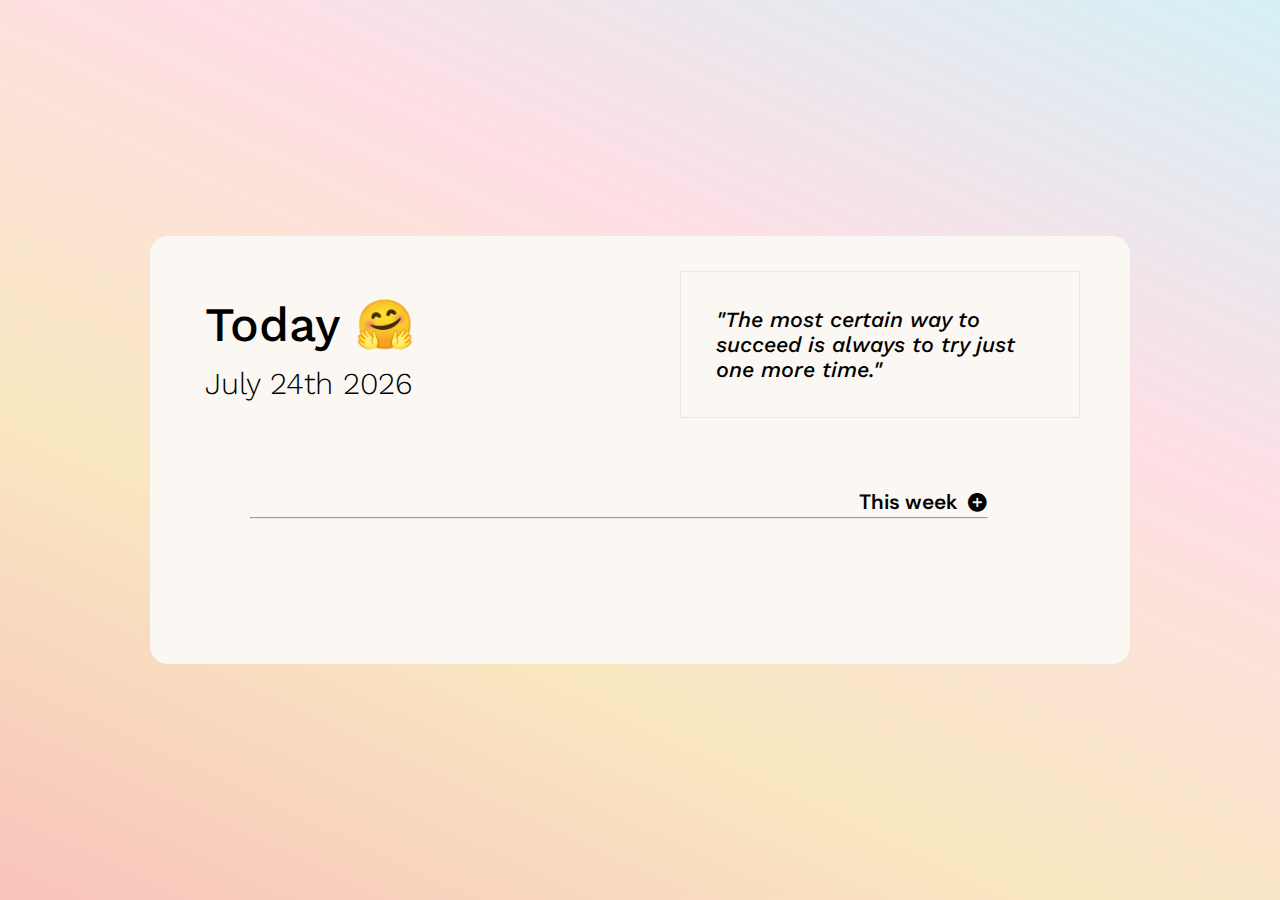
<file: projectManager/index.html>
<!DOCTYPE html>
<html lang="en">
  <head>
    <meta charset="UTF-8" />
    <meta name="viewport" content="width=device-width, initial-scale=1.0" />
    <link rel="stylesheet" href="style.css" />
    <link
      href="https://unpkg.com/boxicons@2.1.4/css/boxicons.min.css"
      rel="stylesheet"
    />
    <link rel="shortcut icon" href="pencil.png" type="image/x-icon" />
    <title>project manager | frailuie</title>
  </head>
  <body>
    <div class="container">
      <div class="modal" id="taskModal">
        <div class="modalContent">
          <span id="close">×</span>
          <h3 id="modalText">add a task 🖊️</h3>

          <div class="formBoxes">
            <input
              required
              type="text"
              id="userInputTask"
              placeholder="enter task here"
              autocomplete="off"
            />

            <input type="date" name="dueDate" id="dueDate" />

            <select required name="emojis" id="emojis">
              <option value="📓" data-type="Study">📓</option>
              <option value="🎮" data-type="Game">🎮</option>
              <option value="🎨" data-type="Art">🎨</option>
              <option value="📂" data-type="Project">📂</option>
              <option value="👩‍💻" data-type="Practice" selected>👩‍💻</option>
            </select>

            <button id="saveTask"><i class="bx bx-list-plus"></i></button>
            <br />
            <hr />
            <h3 id="subModalText">add a sub task 👍</h3>
          </div>

          <div class="subFormBoxes">
            <input
              required
              type="text"
              id="userInputSubTask"
              placeholder="enter task here"
              autocomplete="off"
            />

            <button id="saveSubTask"><i class="bx bx-list-plus"></i></button>
          </div>
        </div>
      </div>

      <div class="header">
        <div class="dateBox">
          <h4>Today ☀️</h4>
          <h3 id="dateText">Random Date Here</h3>
        </div>
        <div class="quoteBox">
          <h3>"Whether you think you can or think you can’t, you’re right."</h3>
        </div>
      </div>

      <div class="projectContainer">
        <div class="weekTitle">
          <h5>This week</h5>
          <button id="addTask"><i class="bx bxs-plus-circle"></i></button>
        </div>
        <hr />

        <div class="toDoTask">
          <ul id="mainTaskList"></ul>
        </div>
      </div>
    </div>
    <script src="script.js"></script>
  </body>
</html>
</file>
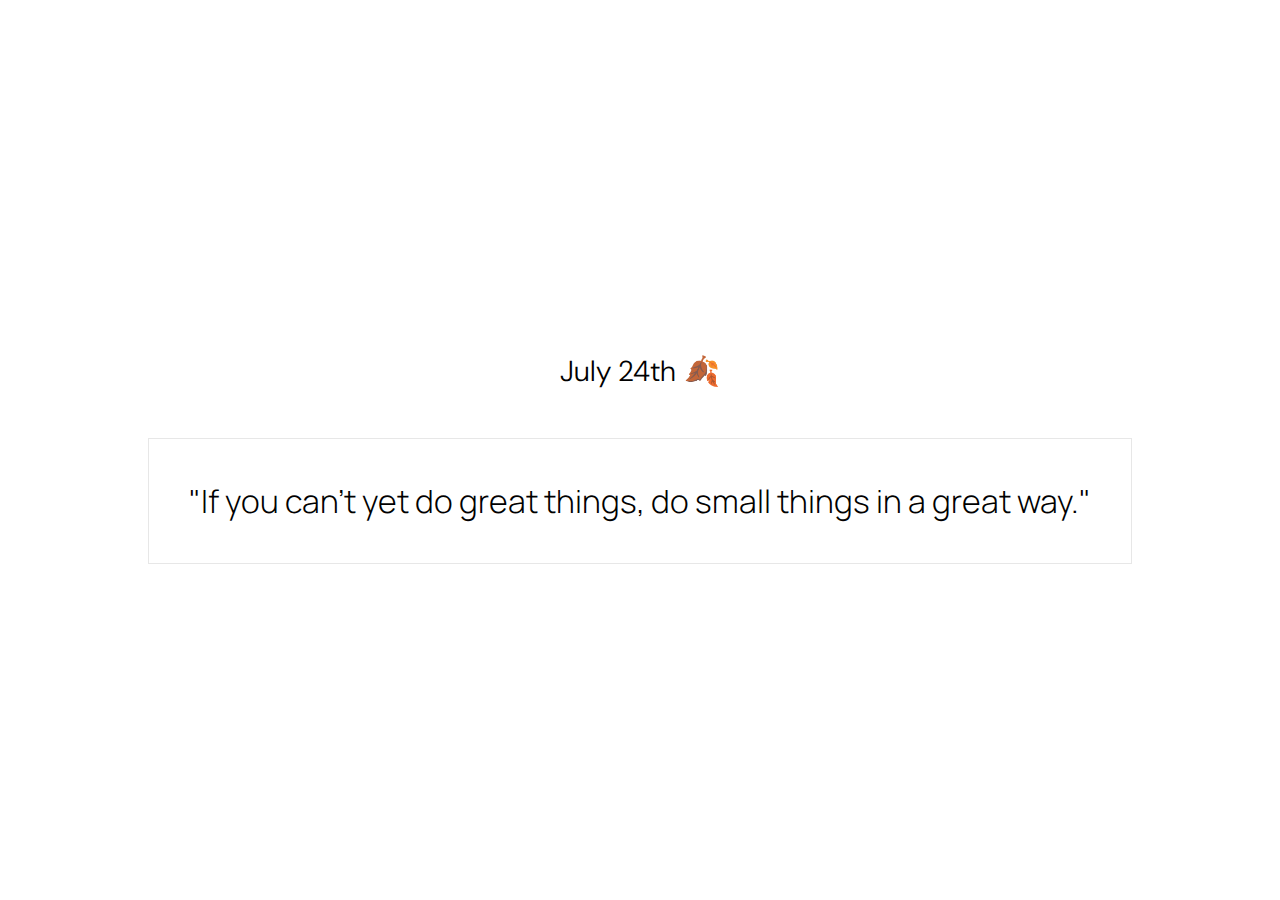
<file: projectManager/notionWidget-2/index.html>
<!DOCTYPE html>
<html lang="en">
  <head>
    <meta charset="UTF-8" />
    <meta name="viewport" content="width=device-width, initial-scale=1.0" />
    <title>my quotes page for notion | frailuie</title>
    <style>
      @import url("https://fonts.googleapis.com/css2?family=DM+Sans:ital,opsz,wght@0,9..40,100..1000;1,9..40,100..1000&family=Manrope:wght@200..800&family=Work+Sans:ital,wght@0,100..900;1,100..900&display=swap"); /* "DM Sans" & "Work Sans" & "Manrope" */

      * {
        margin: 0;
        padding: 0;
        box-sizing: border-box;
      }

      body {
        display: flex;
        min-height: 100vh;
        max-height: fit-content;
        align-items: center;
        justify-content: center;
        overflow: hidden;
        font-family: "DM Sans", sans-serif;
        background-color: #ffff;
      }

      .container {
        display: flex;
        flex-direction: column;
        align-items: center;
        justify-content: center;
        padding: 2rem;
        background-color: #ffff;
        border-radius: 1rem;
        width: fit-content;
        height: fit-content;
      }

      .dateBox {
        padding: 2rem;
        display: flex;
        font-size: 1.8rem;
        flex-direction: row;
        gap: 0.5rem;
      }

      #dateText {
        font-family: "DM Sans", sans-serif;
        font-size: 1.8rem;
        font-weight: 300;
      }

      .emojiText {
        font-family: "Manrope", sans-serif;
      }

      #quote {
        font-family: "Manrope", sans-serif;
        font-size: 2rem;
        padding: 2.5rem;
        margin: 1rem;
        border: solid 1px rgba(87, 87, 87, 0.142);
        font-weight: 300;
      }
    </style>
  </head>
  <body>
    <div class="container">
      <div class="dateBox">
        <h3 id="dateText">Date here</h3>
        <p id="emojiText">Emoji here</p>
      </div>
      <div class="quoteBox"><p id="quote">Quote here</p></div>
    </div>
    <script>
      // text elements
      const dateText = document.getElementById("dateText");
      const emojiText = document.getElementById("emojiText");
      const quote = document.getElementById("quote");

      // update date
      let date = new Date();

      // format the date using strings
      function formatDay(date) {
        let month = date.getMonth() + 1;
        let monthName = "";
        switch (month) {
          case 1:
            monthName = "January";
            break;
          case 2:
            monthName = "February";
            break;
          case 3:
            monthName = "March";
            break;
          case 4:
            monthName = "April";
            break;
          case 5:
            monthName = "May";
            break;
          case 6:
            monthName = "June";
            break;
          case 7:
            monthName = "July";
            break;
          case 8:
            monthName = "August";
            break;
          case 9:
            monthName = "September";
            break;
          case 10:
            monthName = "October";
            break;
          case 11:
            monthName = "November";
            break;
          case 12:
            monthName = "December";
            break;
          default:
            throw new Error("Invalid month");
        }

        let day = date.getDate();
        let dayNum = "";

        if (day % 10 === 1 && day % 100 !== 11) {
          dayNum = day + "st";
        } else if (day % 10 === 2 && day % 100 !== 12) {
          dayNum = day + "nd";
        } else if (day % 10 === 3 && day % 100 !== 13) {
          dayNum = day + "rd";
        } else {
          dayNum = day + "th";
        }

        return `${monthName} ${dayNum}`;
      }

      // randomize emojis
      function randomEmoji() {
        const randomEmojis = [
          "😊",
          "😎",
          "🤗",
          "😇",
          "🥳",
          "👽",
          "👾",
          "🤖",
          "👍",
          "👋",
          "✍️",
          "✨",
          "🎉",
          "🎀",
          "🎨",
          "🏆",
          "🧪",
          "📂",
          "🍓",
          "🌻",
          "🌼",
          "🌸",
          "🌹",
          "🌷",
          "🌱",
          "🍂",
          "🍃",
          "☁️",
          "⭐",
          "🌟",
          "🔥",
          "⚡",
          "🌈",
          "❤️",
          "🩷",
          "🩵",
          "💜",
          "🧡",
          "💛",
          "💚",
          "💙",
          "🤍",
          "💖",
          "💗",
        ];

        let randomIndex = Math.floor(Math.random() * randomEmojis.length);
        let emoji = randomEmojis[randomIndex];

        emojiText.textContent = `${emoji}`;
      }

      // random quotes
      function randomQuote() {
        const randomQuotes = [
          "You can, you should, and if you’re brave enough to start, you will.",
          "Start where you are. Use what you have. Do what you can.",
          "Your present circumstances don’t determine where you can go; they merely determine where you start.",
          "You don’t have to see the whole staircase. Just take the first step.",
          "We are what we repeatedly do. Excellence, then, is not an act, but a habit.",
          "The only person you should try to be better than, is the person you were yesterday.",
          "It's time to do everything you ever wanted.",
          "If you want something you’ve never had, you must be willing to do something you’ve never done.",
          "Your progress does not always need to be seen or validated.",
          "Every decision you make is a reflection of how much you love yourself.",
          "The most certain way to succeed is always to try just one more time.",
          "To have gotten this far is a gift.",
          "You can do it like it's a great weight on you, or you can do it like it's part of the dance.",
          "You are stronger than you seem, braver than you believe, and smarter than you think.",
          "Success is not final, failure is not fatal: It is the courage to continue that counts.",
          "It does not matter how slowly you go as long as you do not stop.",
          "Don't let yesterday take up too much of today.",
          "Your only limit is your own mind.",
          "Life consists not in holding good cards but in playing those you hold well.",
          "I am not a product of my circumstances. I am a product of my decisions.",
          "If you can't yet do great things, do small things in a great way.",
          "If you can't yet do great things, do small things in a great way.",
          "Never give up on a dream just because of the time it will take to accomplish it. The time will pass anyway.",
          "Instead of worrying about what you cannot control, shift your energy to what you can create.",
          "Your self-worth is determined by you. You don't have to depend on someone telling you who you are.",
          "You are never too old to set another goal or to dream a new dream.",
          "It is during our darkest moments that we must focus to see the light.",
          "Believe you can and you're halfway there.",
          "Just don't give up trying to do what you really want to do. Where there is love and inspiration, I don't think you can go wrong.",
          "All dreams are within reach. All you have to do is keep moving towards them.",
          "Hard things will happen to us. We will recover. We will learn from it. We will grow more resilient because of it.",
          "If you prioritize yourself, you are going to save yourself.",
          "No matter how far away from yourself you may have strayed, there is always a path back. You already know who you are and how to fulfill your destiny.",
          "Many of life's failures are people who did not realize how close they were to success when they gave up.",
          "You do not find the happy life. You make it.",
          "Do what you can, with what you have, where you are.",
          "There is only one way to avoid criticism: do nothing, say nothing, and be nothing.",
          "I have become my own version of an optimist. If I can't make it through one door, I'll go through another door--or I'll make a door.",
          "The most common way people give up their power is by thinking they don't have any.",
          "Creativity is a wild mind and a disciplined eye.",
          "So long as your desire to explore is greater than your desire to not screw up, you’re on the right track.",
          "Procrastination is the thief of time. Collar him.",
          "Optimist: someone who figures that taking a step backward after taking a step forward is not a disaster, it’s more like a cha-cha.",
          "Better to remain silent and be thought a fool than to speak out and remove all doubt.",
          "If you can't fly, run. If you can't run, walk. If you can't walk, crawl, but by all means, keep moving.",
          "Here is the test to find whether your mission on Earth is finished. If you're alive, it isn't.",
          "The only way out is through.",
          "The path forward is often unclear, but clarity comes through action.",
"Every great achievement was once considered impossible by someone.",
"Success isn’t about speed; it’s about persistence.",
"The smallest step in the right direction can end up being the biggest step of your life.",
"What you do today determines the strength you’ll have tomorrow.",
"Your potential is not limited by your circumstances but by your mindset.",
"Rest is not the opposite of progress; it is the foundation for it.",
"Focus on progress, not perfection; growth happens in the doing.",
"Your dreams don’t have deadlines; keep going.",
"Even the longest journey starts with a single, brave step.",
"Your effort today is building the life you’ll thank yourself for tomorrow.",
"You don’t have to be the best; you just have to keep showing up.",
"Growth comes from pushing past the limits you once thought were unbreakable."
        ];

        let randomIndex = Math.floor(Math.random() * randomQuotes.length);
        let todayQuote = randomQuotes[randomIndex];

        quote.textContent = `"${todayQuote}"`;
      }

      // calling functions
      dateText.innerHTML = formatDay(date);
      randomEmoji();
      randomQuote();
    </script>
  </body>
</html>
</file>
<file: projectManager/style.css>
/* my fonts */
@import url("https://fonts.googleapis.com/css2?family=DM+Sans:ital,opsz,wght@0,9..40,100..1000;1,9..40,100..1000&family=Manrope:wght@200..800&family=Work+Sans:ital,wght@0,100..900;1,100..900&display=swap"); /* "DM Sans" & "Work Sans" & "Manrope" */

* {
  margin: 0;
  padding: 0;
  box-sizing: border-box;
}

body {
  display: flex;
  min-height: 100vh;
  max-height: fit-content;
  align-items: center;
  justify-content: center;
  font-family: "DM Sans", sans-serif;
  background-image: linear-gradient(
    385deg,
    rgb(248, 195, 187),
    rgb(249, 232, 193),
    rgb(254, 223, 230),
    rgb(213, 241, 246)
  );
}

/* box containing all elements */
.container {
  position: relative;
  height: fit-content;
  width: 980px;
  background-color: rgb(251, 247, 242);
  padding: 45px 40px;
  transition: 0.45s ease-out;
  border-radius: 18px;
}

/* modal */
.modal,
.subModal {
  position: fixed;
  top: 0;
  right: 0;
  bottom: 0;
  left: 0;
  background-color: rgba(0, 0, 0, 0.168);
  display: none;
  justify-content: center;
  align-items: center;
  z-index: 9;
}

.modalContent {
  background-color: #fefefee8;
  margin: 3% auto;
  padding: 3%;
  border: 1px solid #888;
  width: 60vw;
  position: relative;
}

.modalContent h3 {
  margin-bottom: 5px;
  padding: 5px;
}

#modalText {
  display: flex;
  justify-content: center;
  padding: 15px;
}

/* shake modal */
.shake {
  animation: shake 0.8s cubic-bezier(0.36, 0.07, 0.19, 0.97) both;
}

@keyframes shake {
  0% {
    transform: translate(0, 0);
  }
  10% {
    transform: translate(-5px, 0);
  }
  20% {
    transform: translate(5px, 0);
  }
  30% {
    transform: translate(-5px, 0);
  }
  40% {
    transform: translate(5px, 0);
  }
  50% {
    transform: translate(0, 0);
  }
  60% {
    transform: translate(-5px, 0);
  }
  70% {
    transform: translate(5px, 0);
  }
  80% {
    transform: translate(-5px, 0);
  }
  90% {
    transform: translate(2.5px, 0);
  }
  100% {
    transform: none;
  }
}

.formBoxes,
.subFormBoxes {
  display: flex;
  flex-wrap: wrap;
  justify-content: center;
  gap: 20px;
}

.subFormBoxes {
  padding: 2px;
}

.modalContent hr {
  width: 100%;
  margin: 20px;
}

#userInputTask {
  width: 45%;
  padding: 10px;
  font-size: 1rem;
}

#userInputSubTask {
  width: 50%;
  padding: 10px;
  font-size: 1rem;
}

#dueDate {
  font-family: "Work Sans", sans-serif;
  padding: 4px;
  text-align: center;
}

#emojis {
  font-size: 1.2rem;
}

.modalContent button {
  background: transparent;
  margin-left: 15px;
  padding: 4px;
  border-radius: 8px;
  border: 1px solid rgb(127, 126, 126);
}

.modalContent button:hover {
  background-color: #232323;
  color: rgb(246, 245, 245);
  transition: ease 0.5s;
}

/* add main task to list button */
.bx-list-plus {
  font-size: 1.5rem;
}

#close {
  font-size: 1.9rem;
  position: absolute;
  padding: 8px;
  top: 0;
  right: 0;
  cursor: pointer;
}

#close:hover {
  color: rgb(241, 240, 240);
  transition: ease 0.4s;
}

.header {
  display: flex;

  justify-content: space-between;
  margin-top: -20px;
  padding: 10px;
}

.dateBox h4,
#dateText {
  font-family: "Work Sans", sans-serif;
  padding: 5px;
  margin-top: 20px;
}

/* greeting text with emoji */
.dateBox h4 {
  font-size: 3rem;
  font-weight: 500;
}

#dateText {
  font-size: 1.9rem;
  font-weight: 300;
  margin-top: 3px;
}

.quoteBox h3 {
  font-family: "Work Sans", sans-serif;
  font-weight: 500;
  font-style: italic;
  font-size: 1.35rem;
  width: 400px;
  padding: 35px;
  border: 1px solid #e7e9ef;
}

.projectContainer {
  position: relative;
  padding: 15px;
  width: 60vw;
  margin: 5%;
}

.weekTitle {
  display: flex;
  justify-content: flex-end;
  margin-bottom: 2px;
}

.weekTitle h5 {
  font-family: "DM Sans", sans-serif;
  font-size: 1.3rem;
  font-weight: 600;
}

.weekTitle button {
  background: transparent;
  border: none;
  cursor: pointer;
}

.bxs-plus-circle {
  font-size: 1.4rem;
  margin-top: 3px;
  padding-left: 8px;
}

.toDoTask {
  margin-top: 15px;
  height: auto;
  width: auto;
}

/* main tasks  */
ul {
  font-size: 1.5rem;
  padding: 5px;
  margin-bottom: 15px;
  margin-left: 8px;
  font-weight: 400;
}

ul li {
  list-style: none;
  margin-bottom: 20px;
  font-family: "Manrope", sans-serif;
}

ul li li {
  margin-bottom: 5px;
}

li {
  width: auto;
  cursor: pointer;
  font-weight: 300;
}

li button {
  background: transparent;
  border: none;
  font-size: 1.2rem;
  float: right;
  top: 2%;
  cursor: pointer;
}

li button:hover {
  color: rgb(199, 48, 48);
  transition: ease 0.5s;
}

li.selected,
ul.selected,
#mainTaskList ul li:nth-child(odd).selected {
  color: rgb(180, 180, 180);
  text-decoration: line-through;
  text-decoration-thickness: 3px;
  text-decoration-color: #616161;
  padding: 0.9%;
  border-radius: 10px;
  background-color: rgba(35, 33, 33, 0.967);
}

li.selected button {
  color: rgba(231, 240, 247, 0.967);
}

li.selected button:hover {
  color: rgb(241, 111, 111);
  transition: ease 0.5s;
}

/* subtasks display */
#mainTaskList ul {
  font-size: 1.05rem;
  text-indent: 2ch;
  padding: 8px;
  margin-top: 13px;
  border-radius: 8px;
  color: rgb(246, 244, 244);
  background-color: rgba(78, 245, 167, 0.967);
}

#mainTaskList ul li {
  border-radius: 10px;
  padding: 8px;
  width: auto;
}

#mainTaskList ul li:nth-child(odd) {
  background: #f2f2f2;
  color: #232323;
  border-radius: 10px;
}

#emojiIcon {
  font-size: 1.75rem;
}
</file>
